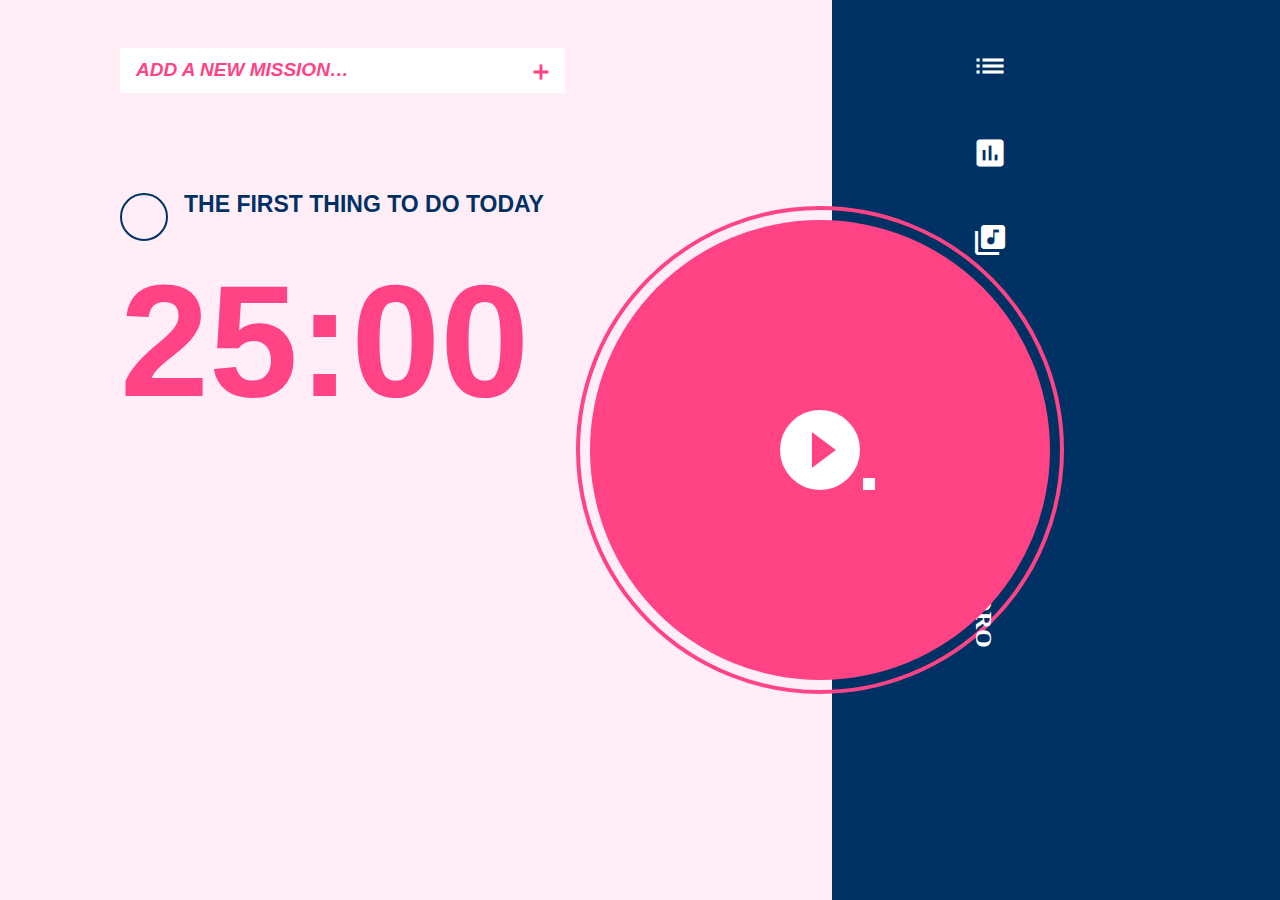
<file: index.html>
<!DOCTYPE html>
<html lang="en">

<head>
    <meta charset="UTF-8">
    <meta name="viewport" content="width=device-width, initial-scale=1.0">
    <meta http-equiv="X-UA-Compatible" content="ie=edge">
    <title>Document</title>
    <link href="https://fonts.googleapis.com/icon?family=Material+Icons" rel="stylesheet">
    <link rel="stylesheet" href="https://fonts.google.com/specimen/Roboto">
    <link rel="stylesheet" href="all.css">
</head>

<body>

    <div class="wrap">

        <!-- --------------左邊內容------------- -->
        <div class="content">
            <div class="text">
                <input type="text" class="textbox" placeholder="add a new mission…" value="">
                <i class="material-icons">add</i>
            </div>
            <!-- --------------要執行的任務欄------------- -->
            <div class="tittle">
                <p class="circle_m"></p>
                <p class="txt">the First thing to do today</p>
                <div class="tomatoes">
                    <!-- <p class="circle_s" style="border-color:#003164; background-color:#003164"></p> -->

                </div>
            </div>
            <!-- --------------倒數時間------------- -->
            <div class="clock">
                <span class="time min">25</span><span class="time">:</span>
                <span class="time sec">00</span>
            </div>
            <!-- --------------任務列------------- -->
            <div class=" todolist">
                <ul class="ul">
                    <!-- <li>

                        <lebal class="ul_ontainer">
                            <input type="checkbox">
                            <span class=" checkmark"></span>
                            <p>the second thing to do today</p>
                            <i onclick="playBtn" class="material-icons">play_circle_outline</i>
                        </lebal>


                    </li>

                    <li>

                        <lebal class="ul_ontainer">
                            <input type="checkbox">
                            <span class=" checkmark"></span>
                            <p>the second thing to do today</p>
                            <i onclick="playBtn" class="material-icons">play_circle_outline</i>

                        </lebal>

                    </li>

                    <li>

                        <lebal class="ul_ontainer">
                            <input type="checkbox">
                            <span class=" checkmark"></span>
                            <p>the second thing to do today</p>
                            <i onclick="playBtn" class="material-icons">play_circle_outline</i>

                        </lebal>

                    </li> -->

                </ul>
                <p class="more">MORE</p>
            </div>
        </div>
        <!-- --------------中間圓播放器------------- -->
        <div class="circle_content">
            <div class="circle_border">
                <div class="circle">

                    <i class="material-icons show">play_circle_filled_white</i>
                    <i class="material-icons hide" value=1;>pause_circle_outline</i>
                    <div class="square"></div>
                </div>


            </div>
        </div>
        <!-- --------------右邊內容------------- -->
        <div class="section">
            <ul>
                <li><i class="material-icons">
                        list
                    </i></li>
                <li><i class="material-icons">
                        insert_chart_outlined
                    </i></li>
                <li><i class="material-icons">
                        library_music
                    </i></li>
                <p>POMODORO</p>
            </ul>
        </div>
    </div>


</body>
<script src="all.js"></script>

</html>
</file>
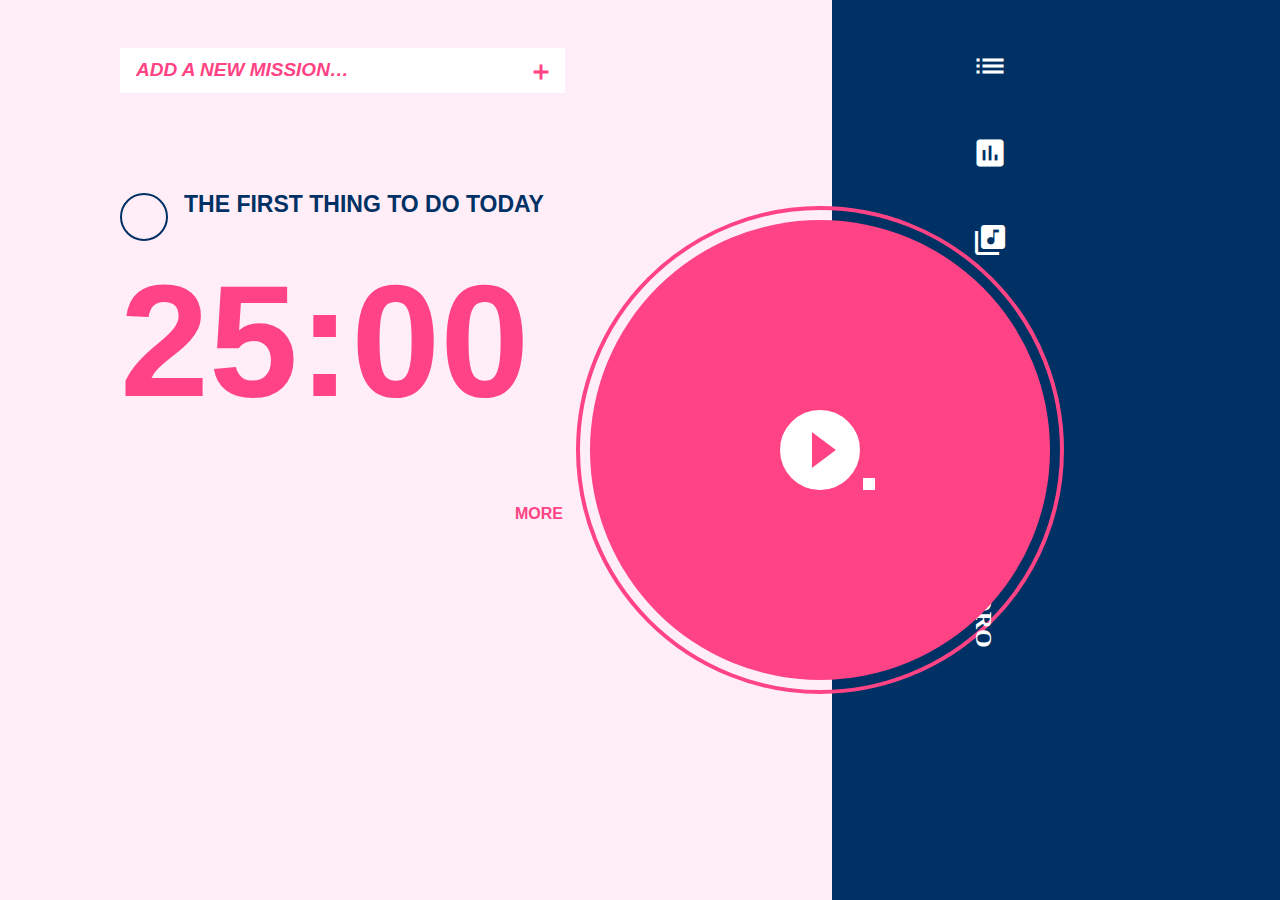
<file: TomotoCclock.html>
<!DOCTYPE html>
<html lang="en">

<head>
    <meta charset="UTF-8">
    <meta name="viewport" content="width=device-width, initial-scale=1.0">
    <meta http-equiv="X-UA-Compatible" content="ie=edge">
    <title>Document</title>
    <link href="https://fonts.googleapis.com/icon?family=Material+Icons" rel="stylesheet">
    <link rel="stylesheet" href="https://fonts.google.com/specimen/Roboto">
    <link rel="stylesheet" href="TomotoClock.css">
</head>

<body>

    <div class="wrap">

        <!-- --------------左邊內容------------- -->
        <div class="content">
            <div class="text">
                <input type="text" class="textbox" placeholder="add a new mission…" value="">
                <i class="material-icons">add</i>
            </div>
            <!-- --------------要執行的任務欄------------- -->
            <div class="tittle">
                <p class="circle_m"></p>
                <p class="txt">the First thing to do today</p>
                <div class="tomatoes">
                    <!-- <p class="circle_s" style="border-color:#003164; background-color:#003164"></p> -->

                </div>
            </div>
            <!-- --------------倒數時間------------- -->
            <div class="clock">
                <span class="time min">25</span><span class="time">:</span>
                <span class="time sec">00</span>
            </div>
            <!-- --------------任務列------------- -->
            <div class=" todolist">
                <ul class="ul">
                    <!-- <li>

                        <lebal class="ul_ontainer">
                            <input type="checkbox">
                            <span class=" checkmark"></span>
                            <p>the second thing to do today</p>
                            <i onclick="playBtn" class="material-icons">play_circle_outline</i>
                        </lebal>


                    </li>

                    <li>

                        <lebal class="ul_ontainer">
                            <input type="checkbox">
                            <span class=" checkmark"></span>
                            <p>the second thing to do today</p>
                            <i onclick="playBtn" class="material-icons">play_circle_outline</i>

                        </lebal>

                    </li>

                    <li>

                        <lebal class="ul_ontainer">
                            <input type="checkbox">
                            <span class=" checkmark"></span>
                            <p>the second thing to do today</p>
                            <i onclick="playBtn" class="material-icons">play_circle_outline</i>

                        </lebal>

                    </li> -->

                </ul>
                <p class="more">MORE</p>
            </div>
        </div>
        <!-- --------------中間圓播放器------------- -->
        <div class="circle_content">
            <div class="circle_border">
                <div class="circle">

                    <i class="material-icons show">play_circle_filled_white</i>
                    <i class="material-icons hide" value=1;>pause_circle_outline</i>
                    <div class="square"></div>
                </div>


            </div>
        </div>
        <!-- --------------右邊內容------------- -->
        <div class="section">
            <ul>
                <li><i class="material-icons">
                        list
                    </i></li>
                <li><i class="material-icons">
                        insert_chart_outlined
                    </i></li>
                <li><i class="material-icons">
                        library_music
                    </i></li>
                <p>POMODORO</p>
            </ul>
        </div>
    </div>


</body>
<script src="TomotoClock.js"></script>

</html>
</file>
<file: all.css>
/* http://meyerweb.com/eric/tools/css/reset/ 
   v2.0 | 20110126
   License: none (public domain)
*/

html,
body,
div,
span,
applet,
object,
iframe,
h1,
h2,
h3,
h4,
h5,
h6,
p,
blockquote,
pre,
a,
abbr,
acronym,
address,
big,
cite,
code,
del,
dfn,
em,
img,
ins,
kbd,
q,
s,
samp,
small,
strike,
strong,
sub,
sup,
tt,
var,
b,
u,
i,
center,
dl,
dt,
dd,
ol,
ul,
li,
fieldset,
form,
label,
legend,
table,
caption,
tbody,
tfoot,
thead,
tr,
th,
td,
article,
aside,
canvas,
details,
embed,
figure,
figcaption,
footer,
header,
hgroup,
menu,
nav,
output,
ruby,
section,
summary,
time,
mark,
audio,
video {
    margin: 0;
    padding: 0;
    border: 0;
    font-size: 100%;
    font: inherit;
    vertical-align: baseline;
}

/* HTML5 display-role reset for older browsers */
article,
aside,
details,
figcaption,
figure,
footer,
header,
hgroup,
menu,
nav,
section {
    display: block;
}

body {
    line-height: 1;
    font-family: -apple-system, BlinkMacSystemFont, 'Segoe UI', Roboto, Oxygen, Ubuntu, Cantarell, 'Open Sans', 'Helvetica Neue', sans-serif;
    width: 100vw;
    height: 100vh;
}

ol,
ul {
    list-style: none;
}

blockquote,
q {
    quotes: none;
}

blockquote:before,
blockquote:after,
q:before,
q:after {
    content: '';
    content: none;
}

table {
    border-collapse: collapse;
    border-spacing: 0;
}

.wrap {
    width: 100vw;
    height: 100vh;
    background-image: linear-gradient(90deg, #FFEDF7 65%, #003164 35%);
    display: flex;

}

.content {
    width: 45%;
    background-color: #FFEDF7;
    display: flex;
    flex-direction: column;
    margin-left: 120px;
}

.text {
    display: flex;
    width: 445px;
    height: 45px;
    position: relative;
    margin-top: 48px;

}


.textbox {
    border: 0px;
    width: 445px;
    background-color: #FFF;
    padding-left: 16px;
    font-size: 18px;
    color: #003164;

}

.textbox::placeholder {
    color: #FF4384;
    text-transform: uppercase;
    font-family: -apple-system, BlinkMacSystemFont, 'Segoe UI', Roboto, Oxygen, Ubuntu, Cantarell, 'Open Sans', 'Helvetica Neue', sans-serif;
    font-size: 19px;
    font-weight: bold;
    font-style: italic;
    padding-top: 19px;
    padding-bottom: 18px;
}

.text i {
    width: 20px;
    height: 20px;
    color: #FF4384;
    font-weight: bold;
    position: absolute;
    right: 16px;
    top: 12px;
    cursor: pointer;

}

.tittle {
    height: 48px;
    position: relative;
    display: flex;
}

.circle_m {
    width: 44px;
    height: 44px;
    border: 2px solid;
    border-radius: 50%;
    border-color: #003164;
    margin-top: 100px;
    cursor: pointer;

}

.txt {
    font-size: 23px;
    font-weight: bold;
    padding-left: 16px;
    text-transform: uppercase;
    color: #003164;
    margin-top: 100px;

}

.tomatoes {
    display: flex;
    position: absolute;
    left: 60px;
}

.circle_s {

    width: 10px;
    height: 10px;
    border: 1px solid;
    border-color: #FF4384;
    border-radius: 50%;
    margin-top: 133px;
    margin-left: 5px;
}



.clock {
    display: flex;
    margin-top: 120px;
}

.time {
    font-family: -apple-system, BlinkMacSystemFont, 'Segoe UI', Roboto, Oxygen, Ubuntu, Cantarell, 'Open Sans', 'Helvetica Neue', sans-serif;
    font-size: 160px;
    color: #FF4384;
    font-weight: 600;


}

.todolist {
    display: flex;
    flex-direction: column;
    margin-top: 80px;
}

.ul li {
    display: flex;
    width: 445px;
    border-bottom: #D3D3D3 2px solid;
    color: #003164;
    justify-content: space-between;
}

.ul_ontainer {
    display: flex;
    width: 90%;
    justify-content: flex-start;
    position: relative;
}

.ul_ontainer p {
    padding-top: 15px;
    font-family: -apple-system, BlinkMacSystemFont, 'Segoe UI', Roboto, Oxygen, Ubuntu, Cantarell, 'Open Sans', 'Helvetica Neue', sans-serif;
    font-size: 18px;
    font-weight: bold;
    text-transform: uppercase;
    margin-bottom: 10px;
    cursor: pointer;
}


.ul_ontainer input {
    position: absolute;
    left: 0;
    top: 0;
    width: 95%;
    height: 100%;
    opacity: 0;
    cursor: pointer;
    z-index: 1;
}



.checkmark {
    position: relative;
    width: 17px;
    height: 17px;
    border-radius: 50%;
    border: 2px solid;
    margin-right: 4px;
    margin-top: 12px;
    cursor: pointer;
}

.smallPlay {
    justify-self: flex-end;
    align-self: center;
}

.smallPlay i {
    font-size: 27px;
    cursor: pointer;
}



.more {
    font-family: -apple-system, BlinkMacSystemFont, 'Segoe UI', Roboto, Oxygen, Ubuntu, Cantarell, 'Open Sans', 'Helvetica Neue', sans-serif;
    justify-self: flex-end;
    font-size: 16px;
    color: #FF4384;
    font-weight: bold;
    font-weight: 900;
    margin-left: 395px;
    margin-top: 5px;

}



.ul_ontainer input:checked~.checkmark {
    background-color: #002852;


}

.ul_ontainer input:checked~.checkmark::before {
    content: "";
    height: 7px;
    width: 14px;
    border: 3px solid #fff;
    transform: rotate(-45deg);
    position: absolute;
    top: 2px;
    border-top: none;
    border-right: none;
}


.circle_content {
    display: flex;
    flex-direction: column;
    width: 35%;
    align-self: center;
}



.circle_border {
    display: flex;
    justify-content: center;
    align-items: center;
    height: 480px;
    width: 480px;
    border-radius: 50%;
    border: 4px solid;
    border-color: #FF4384;

}

.circle {

    height: 460px;
    width: 460px;
    border-radius: 50%;
    background-color: #FF4384;
    display: flex;
    align-items: center;
    justify-content: center;
    position: relative;

}


.circle i {

    font-size: 96px;
    color: #FFF;
    width: 96px;
    overflow: hidden;
    cursor: pointer;
}

.bgWhite {
    background-color: #FFF;
    border: 4px solid #FF4384;
}

.show {
    display: block;
}



.hide {
    display: none;

}

.square {
    width: 12px;
    height: 12px;
    position: absolute;
    top: 258px;
    right: 175px;
    background-color: #FFF;

}

.section {

    width: 20%;
    display: flex;
    justify-content: center;

}

.section li {
    margin-top: 48px;
}

.section i {
    font-size: 36px;
    color: #FFF;
}

.section p {
    font-family: Futura;
    color: #FFF;
    font-weight: 900;
    font-size: 24px;
    writing-mode: vertical-lr;
    margin-top: 240px;
}
</file>
<file: TomotoClock.css>
/* http://meyerweb.com/eric/tools/css/reset/ 
   v2.0 | 20110126
   License: none (public domain)
*/

html,
body,
div,
span,
applet,
object,
iframe,
h1,
h2,
h3,
h4,
h5,
h6,
p,
blockquote,
pre,
a,
abbr,
acronym,
address,
big,
cite,
code,
del,
dfn,
em,
img,
ins,
kbd,
q,
s,
samp,
small,
strike,
strong,
sub,
sup,
tt,
var,
b,
u,
i,
center,
dl,
dt,
dd,
ol,
ul,
li,
fieldset,
form,
label,
legend,
table,
caption,
tbody,
tfoot,
thead,
tr,
th,
td,
article,
aside,
canvas,
details,
embed,
figure,
figcaption,
footer,
header,
hgroup,
menu,
nav,
output,
ruby,
section,
summary,
time,
mark,
audio,
video {
    margin: 0;
    padding: 0;
    border: 0;
    font-size: 100%;
    font: inherit;
    vertical-align: baseline;
}

/* HTML5 display-role reset for older browsers */
article,
aside,
details,
figcaption,
figure,
footer,
header,
hgroup,
menu,
nav,
section {
    display: block;
}

body {
    line-height: 1;
    font-family: -apple-system, BlinkMacSystemFont, 'Segoe UI', Roboto, Oxygen, Ubuntu, Cantarell, 'Open Sans', 'Helvetica Neue', sans-serif;
    width: 100vw;
    height: 100vh;
}

ol,
ul {
    list-style: none;
}

blockquote,
q {
    quotes: none;
}

blockquote:before,
blockquote:after,
q:before,
q:after {
    content: '';
    content: none;
}

table {
    border-collapse: collapse;
    border-spacing: 0;
}

.wrap {
    width: 100vw;
    height: 100vh;
    background-image: linear-gradient(90deg, #FFEDF7 65%, #003164 35%);
    display: flex;

}

.content {
    width: 45%;
    background-color: #FFEDF7;
    display: flex;
    flex-direction: column;
    margin-left: 120px;
}

.text {
    display: flex;
    width: 445px;
    height: 45px;
    position: relative;
    margin-top: 48px;

}


.textbox {
    border: 0px;
    width: 445px;
    background-color: #FFF;
    padding-left: 16px;
    font-size: 18px;
    color: #003164;

}

.textbox::placeholder {
    color: #FF4384;
    text-transform: uppercase;
    font-family: -apple-system, BlinkMacSystemFont, 'Segoe UI', Roboto, Oxygen, Ubuntu, Cantarell, 'Open Sans', 'Helvetica Neue', sans-serif;
    font-size: 19px;
    font-weight: bold;
    font-style: italic;
    padding-top: 19px;
    padding-bottom: 18px;
}

.text i {
    width: 20px;
    height: 20px;
    color: #FF4384;
    font-weight: bold;
    position: absolute;
    right: 16px;
    top: 12px;
    cursor: pointer;

}

.tittle {
    height: 48px;
    position: relative;
    display: flex;
}

.circle_m {
    width: 44px;
    height: 44px;
    border: 2px solid;
    border-radius: 50%;
    border-color: #003164;
    margin-top: 100px;
    cursor: pointer;

}

.txt {
    font-size: 23px;
    font-weight: bold;
    padding-left: 16px;
    text-transform: uppercase;
    color: #003164;
    margin-top: 100px;

}

.tomatoes {
    display: flex;
    position: absolute;
    left: 60px;
}

.circle_s {

    width: 10px;
    height: 10px;
    border: 1px solid;
    border-color: #FF4384;
    border-radius: 50%;
    margin-top: 133px;
    margin-left: 5px;
}



.clock {
    display: flex;
    margin-top: 120px;
}

.time {
    font-family: -apple-system, BlinkMacSystemFont, 'Segoe UI', Roboto, Oxygen, Ubuntu, Cantarell, 'Open Sans', 'Helvetica Neue', sans-serif;
    font-size: 160px;
    color: #FF4384;
    font-weight: 600;


}

.todolist {
    display: flex;
    flex-direction: column;
    margin-top: 80px;
}

.ul li {
    display: flex;
    width: 445px;
    border-bottom: #D3D3D3 2px solid;
    color: #003164;
    justify-content: space-between;
}

.ul_ontainer {
    display: flex;
    width: 90%;
    justify-content: flex-start;
    position: relative;
}

.ul_ontainer p {
    padding-top: 15px;
    font-family: -apple-system, BlinkMacSystemFont, 'Segoe UI', Roboto, Oxygen, Ubuntu, Cantarell, 'Open Sans', 'Helvetica Neue', sans-serif;
    font-size: 18px;
    font-weight: bold;
    text-transform: uppercase;
    margin-bottom: 10px;
    cursor: pointer;
}


.ul_ontainer input {
    position: absolute;
    left: 0;
    top: 0;
    width: 95%;
    height: 100%;
    opacity: 0;
    cursor: pointer;
    z-index: 1;
}



.checkmark {
    position: relative;
    width: 17px;
    height: 17px;
    border-radius: 50%;
    border: 2px solid;
    margin-right: 4px;
    margin-top: 12px;
    cursor: pointer;
}

.smallPlay {
    justify-self: flex-end;
    align-self: center;
}

.smallPlay i {
    font-size: 27px;
    cursor: pointer;
}



.more {
    font-family: -apple-system, BlinkMacSystemFont, 'Segoe UI', Roboto, Oxygen, Ubuntu, Cantarell, 'Open Sans', 'Helvetica Neue', sans-serif;
    justify-self: flex-end;
    font-size: 16px;
    color: #FF4384;
    font-weight: bold;
    font-weight: 900;
    margin-left: 395px;
    margin-top: 5px;

}



.ul_ontainer input:checked~.checkmark {
    background-color: #002852;


}

.ul_ontainer input:checked~.checkmark::before {
    content: "";
    height: 7px;
    width: 14px;
    border: 3px solid #fff;
    transform: rotate(-45deg);
    position: absolute;
    top: 2px;
    border-top: none;
    border-right: none;
}


.circle_content {
    display: flex;
    flex-direction: column;
    width: 35%;
    align-self: center;
}



.circle_border {
    display: flex;
    justify-content: center;
    align-items: center;
    height: 480px;
    width: 480px;
    border-radius: 50%;
    border: 4px solid;
    border-color: #FF4384;

}

.circle {

    height: 460px;
    width: 460px;
    border-radius: 50%;
    background-color: #FF4384;
    display: flex;
    align-items: center;
    justify-content: center;
    position: relative;

}


.circle i {

    font-size: 96px;
    color: #FFF;
    width: 96px;
    overflow: hidden;
    cursor: pointer;
}

.bgWhite {
    background-color: #FFF;
    border: 4px solid #FF4384;
}

.show {
    display: block;
}



.hide {
    display: none;

}

.square {
    width: 12px;
    height: 12px;
    position: absolute;
    top: 258px;
    right: 175px;
    background-color: #FFF;

}

.section {

    width: 20%;
    display: flex;
    justify-content: center;

}

.section li {
    margin-top: 48px;
}

.section i {
    font-size: 36px;
    color: #FFF;
}

.section p {
    font-family: Futura;
    color: #FFF;
    font-weight: 900;
    font-size: 24px;
    writing-mode: vertical-lr;
    margin-top: 240px;
}
</file>
